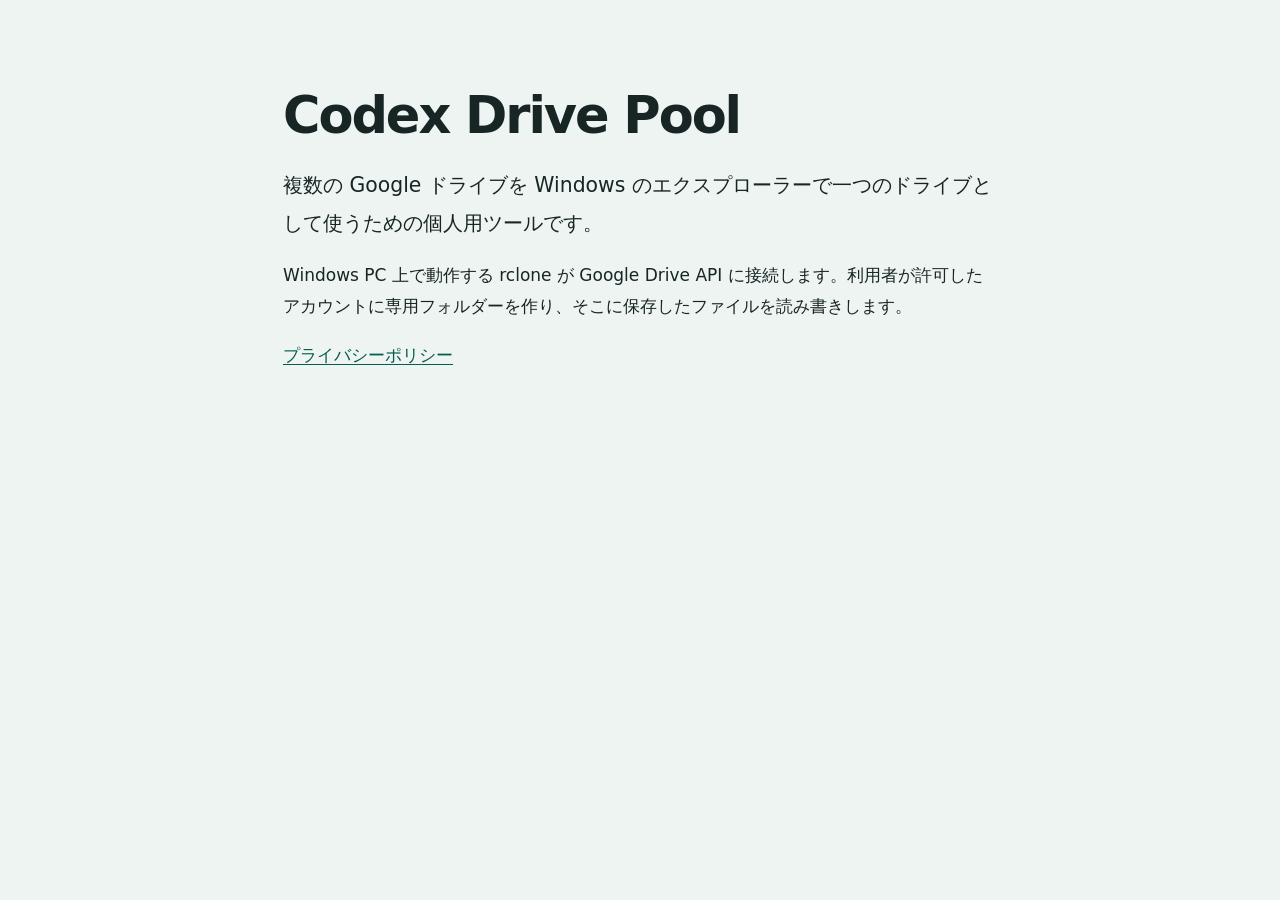
<file: index.html>
<!doctype html>
<html lang="ja">
<meta charset="utf-8">
<meta name="viewport" content="width=device-width, initial-scale=1">
<title>Codex Drive Pool</title>
<link rel="stylesheet" href="style.css">
<main>
  <h1>Codex Drive Pool</h1>
  <p class="intro">複数の Google ドライブを Windows のエクスプローラーで一つのドライブとして使うための個人用ツールです。</p>
  <p>Windows PC 上で動作する rclone が Google Drive API に接続します。利用者が許可したアカウントに専用フォルダーを作り、そこに保存したファイルを読み書きします。</p>
  <p><a href="privacy.html">プライバシーポリシー</a></p>
</main>
</html>
</file>
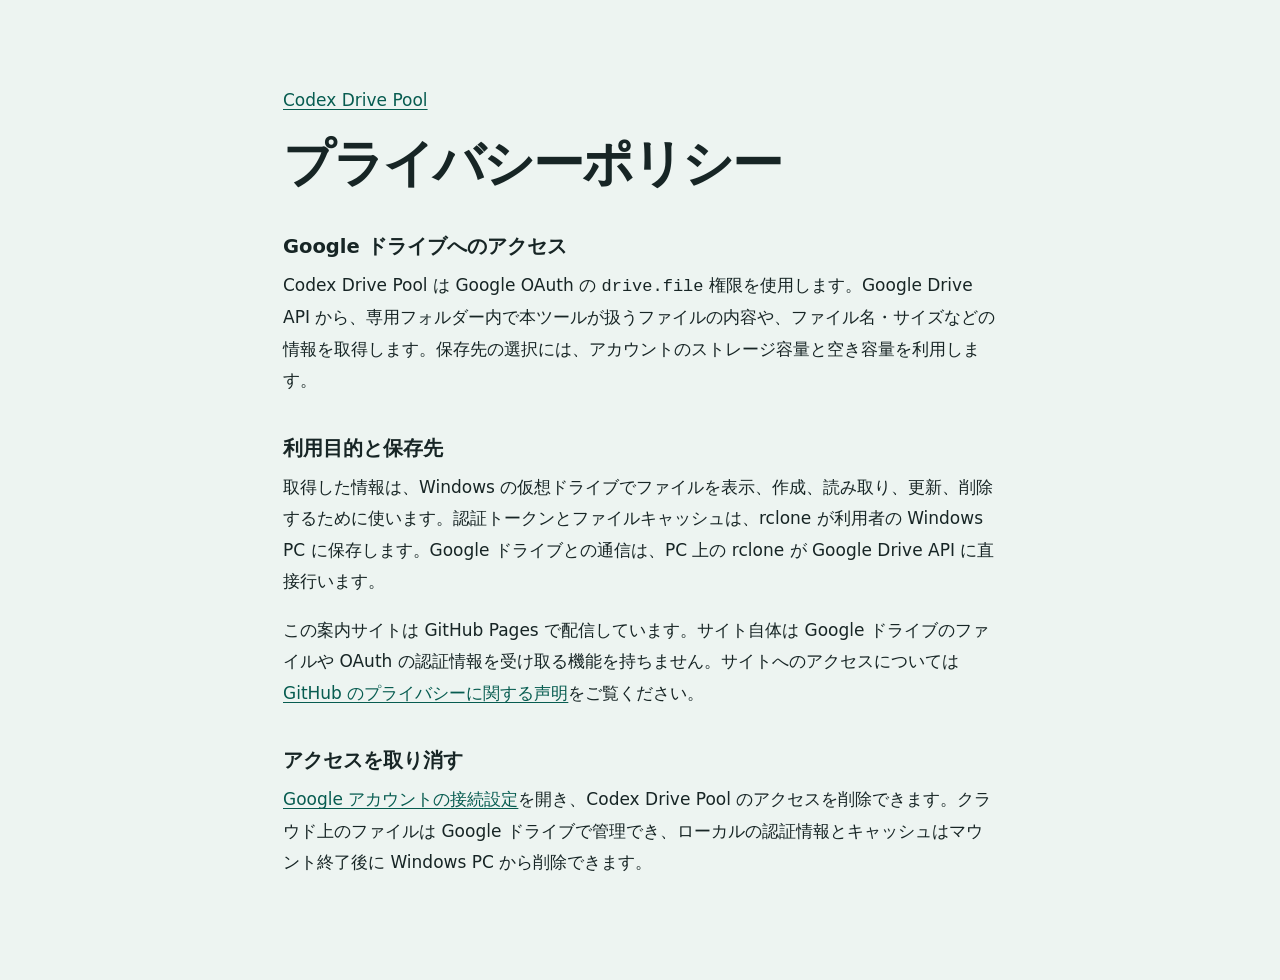
<file: privacy.html>
<!doctype html>
<html lang="ja">
<meta charset="utf-8">
<meta name="viewport" content="width=device-width, initial-scale=1">
<title>プライバシーポリシー | Codex Drive Pool</title>
<link rel="stylesheet" href="style.css">
<main>
  <p><a href="./">Codex Drive Pool</a></p>
  <h1>プライバシーポリシー</h1>
  <h2>Google ドライブへのアクセス</h2>
  <p>Codex Drive Pool は Google OAuth の <code>drive.file</code> 権限を使用します。Google Drive API から、専用フォルダー内で本ツールが扱うファイルの内容や、ファイル名・サイズなどの情報を取得します。保存先の選択には、アカウントのストレージ容量と空き容量を利用します。</p>
  <h2>利用目的と保存先</h2>
  <p>取得した情報は、Windows の仮想ドライブでファイルを表示、作成、読み取り、更新、削除するために使います。認証トークンとファイルキャッシュは、rclone が利用者の Windows PC に保存します。Google ドライブとの通信は、PC 上の rclone が Google Drive API に直接行います。</p>
  <p>この案内サイトは GitHub Pages で配信しています。サイト自体は Google ドライブのファイルや OAuth の認証情報を受け取る機能を持ちません。サイトへのアクセスについては <a href="https://docs.github.com/ja/site-policy/privacy-policies/github-general-privacy-statement">GitHub のプライバシーに関する声明</a>をご覧ください。</p>
  <h2>アクセスを取り消す</h2>
  <p><a href="https://myaccount.google.com/connections">Google アカウントの接続設定</a>を開き、Codex Drive Pool のアクセスを削除できます。クラウド上のファイルは Google ドライブで管理でき、ローカルの認証情報とキャッシュはマウント終了後に Windows PC から削除できます。</p>
</main>
</html>
</file>
<file: style.css>
:root { color-scheme: light dark; font: 17px/1.85 system-ui, sans-serif; }
body { margin: 0; color: #172525; background: #edf4f1; }
main { max-width: 42rem; margin: 0 auto; padding: clamp(2rem, 8vw, 5rem) 1.4rem; }
h1 { margin: 0 0 1.25rem; font-size: clamp(2rem, 7vw, 3rem); line-height: 1.2; letter-spacing: -.04em; }
h2 { margin: 2rem 0 .3rem; font-size: 1.15rem; }
p { margin: 0 0 1rem; }
.intro { font-size: 1.2rem; }
a { color: #075c50; text-underline-offset: .2em; }
@media (prefers-color-scheme: dark) {
  body { color: #e1f0ec; background: #142320; }
  a { color: #94ddc8; }
}
</file>
